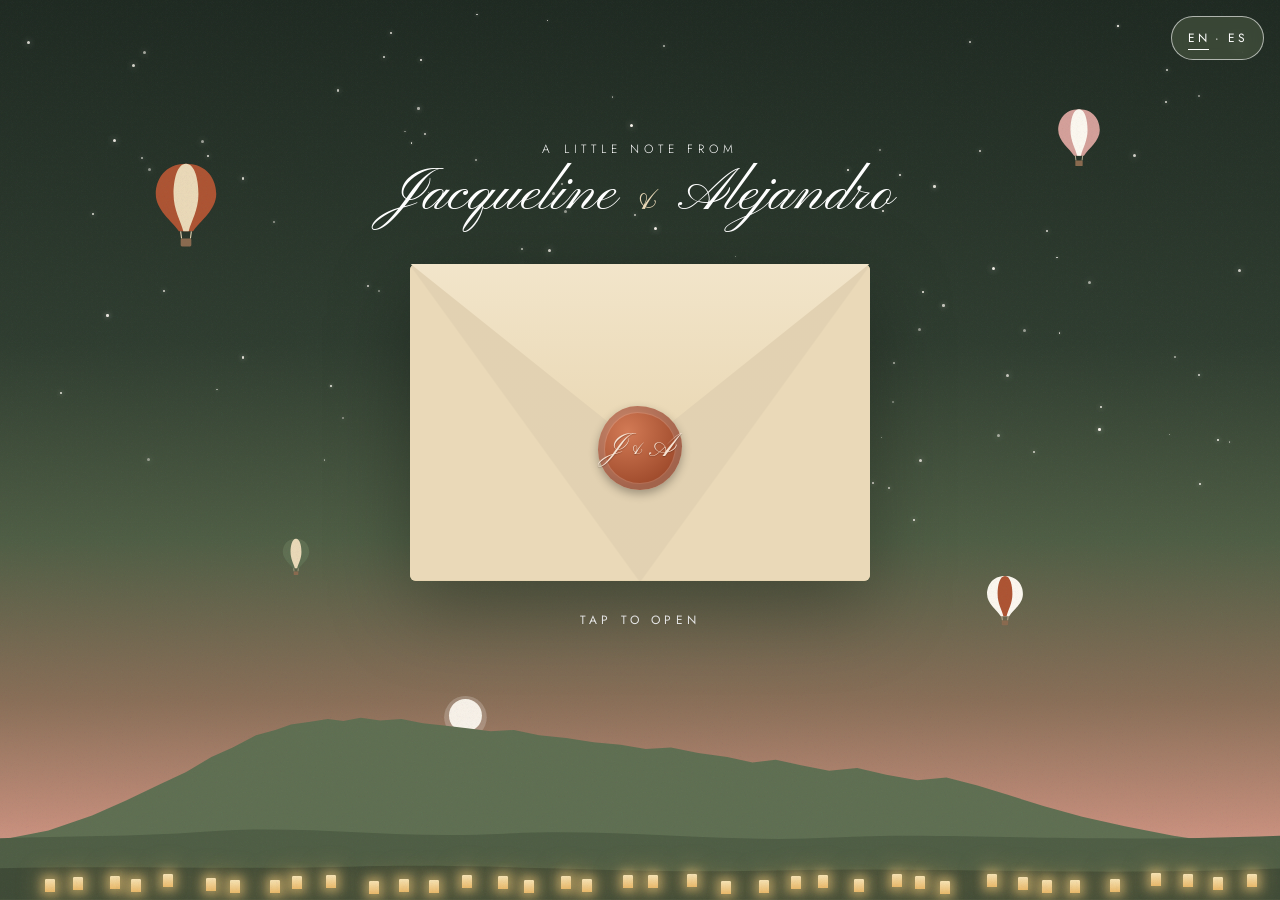
<file: index.html>
<!doctype html>
<html lang="en">
<head>
  <meta charset="utf-8">
  <meta name="viewport" content="width=device-width, initial-scale=1">
  <title>Jacqueline &amp; Alejandro · Save the Date</title>
  <meta name="description" content="Save the date! Jacqueline &amp; Alejandro are getting married on September 4, 2027 in Albuquerque, New Mexico.">
  <meta name="author" content="Alejandro Sandoval">
  <meta name="robots" content="noindex, nofollow">
  <meta name="theme-color" content="#1F2A22">

  <!-- Link preview (texts, iMessage, WhatsApp, Facebook, etc.) -->
  <meta property="og:type" content="website">
  <meta property="og:url" content="https://alejandrolovesjacqueline2027.wedding/">
  <meta property="og:title" content="Jacqueline &amp; Alejandro · Save the Date">
  <meta property="og:description" content="September 4, 2027 · Albuquerque, New Mexico. Formal invitation to follow.">
  <meta property="og:image" content="https://alejandrolovesjacqueline2027.wedding/images/preview.jpg">
  <meta property="og:image:width" content="1200">
  <meta property="og:image:height" content="630">
  <meta property="og:image:alt" content="Jacqueline and Alejandro, Save the Date, September 4, 2027">
  <meta name="twitter:card" content="summary_large_image">

  <link rel="icon" href="images/favicon.svg" type="image/svg+xml">
  <link rel="preconnect" href="https://fonts.googleapis.com">
  <link rel="preconnect" href="https://fonts.gstatic.com" crossorigin>
  <link href="https://fonts.googleapis.com/css2?family=Cormorant+Garamond:ital,wght@0,400;0,500;1,400&family=Jost:wght@300;400&family=Pinyon+Script&display=swap" rel="stylesheet">
  <link rel="stylesheet" href="styles.css">
</head>
<body>
  <button class="lang" id="lang" type="button" aria-label="Español / English">
    <span data-lang="en">EN</span> · <span data-lang="es">ES</span>
  </button>

  <!-- Evening sky over Albuquerque -->
  <div class="sky" aria-hidden="true"></div>
  <div class="stars" id="stars" aria-hidden="true"></div>
  <div class="shooting-star" aria-hidden="true"></div>

  <!-- Sandia Mountains at sunset, with a champagne moon rising over the crest -->
  <svg class="mountains" viewBox="120 90 1320 210" preserveAspectRatio="xMinYMax slice" aria-hidden="true"><circle cx="600" cy="112" r="22" fill="#FBF7EF" opacity=".22"/><circle cx="600" cy="110" r="17" fill="#FBF7EF" opacity=".95"/>
<path fill="#5F6F52" d="M0 258 L60 249.6 L120 238.4 L170 228.6 L215 213.2 L250 197.8 L285 181 L312 168.4 L338 153 L360 143.2 L384 130.6 L404 125 L420 119.4 L440 116.6 L458 113.8 L474 115.9 L492 112.4 L512 115.2 L534 113.8 L556 118 L580 120.8 L604 123.6 L626 126.4 L650 125 L676 130.6 L704 133.4 L732 137.6 L760 140.4 L786 144.6 L812 143.2 L840 148.8 L870 153 L896 158.6 L920 155.8 L946 161.4 L975 167 L1004 164.2 L1034 171.2 L1066 176.8 L1096 174 L1128 182.4 L1160 192.2 L1196 203.4 L1236 214.6 L1280 224.4 L1330 234.2 L1386 242.6 L1440 248.2 L1440 300 L0 300 Z"/>
<path fill="#4F5E45" d="M0 300 L0 244 C120 232 220 238 330 230 C440 222 520 238 640 232 C760 226 860 242 980 236 C1100 230 1220 242 1440 234 L1440 300 Z"/>
<path fill="#3F4B37" d="M0 300 L0 272 C180 262 320 270 480 266 C640 262 760 274 920 270 C1080 266 1240 276 1440 268 L1440 300 Z"/></svg>

  <!-- Balloon Fiesta -->
  <div class="balloons" aria-hidden="true">
<span class="b b1"><svg viewBox="-36 -42 72 98" aria-hidden="true"><path d="M0 -40 C24 -40 34 -22 34 -6 C34 12 16 24 8 36 L-8 36 C-16 24 -34 12 -34 -6 C-34 -22 -24 -40 0 -40 Z" fill="#AD5433"/><path d="M0 -40 C10 -40 14 -22 14 -6 C14 12 6 24 3 36 L-3 36 C-6 24 -14 12 -14 -6 C-14 -22 -10 -40 0 -40 Z" fill="#EAD9B8"/><path d="M-6 36 L-5 44 M6 36 L5 44" stroke="#EAD9B8" stroke-width="1.2"/><rect x="-6" y="44" width="12" height="9" rx="1.5" fill="#8A6A4F"/></svg></span>
<span class="b b2"><svg viewBox="-36 -42 72 98" aria-hidden="true"><path d="M0 -40 C24 -40 34 -22 34 -6 C34 12 16 24 8 36 L-8 36 C-16 24 -34 12 -34 -6 C-34 -22 -24 -40 0 -40 Z" fill="#D4A09A"/><path d="M0 -40 C10 -40 14 -22 14 -6 C14 12 6 24 3 36 L-3 36 C-6 24 -14 12 -14 -6 C-14 -22 -10 -40 0 -40 Z" fill="#FBF7EF"/><path d="M-6 36 L-5 44 M6 36 L5 44" stroke="#EAD9B8" stroke-width="1.2"/><rect x="-6" y="44" width="12" height="9" rx="1.5" fill="#8A6A4F"/></svg></span>
<span class="b b3"><svg viewBox="-36 -42 72 98" aria-hidden="true"><path d="M0 -40 C24 -40 34 -22 34 -6 C34 12 16 24 8 36 L-8 36 C-16 24 -34 12 -34 -6 C-34 -22 -24 -40 0 -40 Z" fill="#FBF7EF"/><path d="M0 -40 C10 -40 14 -22 14 -6 C14 12 6 24 3 36 L-3 36 C-6 24 -14 12 -14 -6 C-14 -22 -10 -40 0 -40 Z" fill="#AD5433"/><path d="M-6 36 L-5 44 M6 36 L5 44" stroke="#EAD9B8" stroke-width="1.2"/><rect x="-6" y="44" width="12" height="9" rx="1.5" fill="#8A6A4F"/></svg></span>
<span class="b b4"><svg viewBox="-36 -42 72 98" aria-hidden="true"><path d="M0 -40 C24 -40 34 -22 34 -6 C34 12 16 24 8 36 L-8 36 C-16 24 -34 12 -34 -6 C-34 -22 -24 -40 0 -40 Z" fill="#5F6F52"/><path d="M0 -40 C10 -40 14 -22 14 -6 C14 12 6 24 3 36 L-3 36 C-6 24 -14 12 -14 -6 C-14 -22 -10 -40 0 -40 Z" fill="#EAD9B8"/><path d="M-6 36 L-5 44 M6 36 L5 44" stroke="#EAD9B8" stroke-width="1.2"/><rect x="-6" y="44" width="12" height="9" rx="1.5" fill="#8A6A4F"/></svg></span>
</div>

  <!-- Luminarias glowing along the foothills -->
  <div class="luminarias" id="luminarias" aria-hidden="true"></div>

  <!-- Petals that burst out when the envelope opens -->
  <div class="petals" id="petals" aria-hidden="true"></div>

  <!-- Step 1: the sealed envelope -->
  <section class="scene" id="scene">
    <p class="scene__eyebrow" data-i18n="envelopeFor">A little note from</p>
    <p class="scene__names">Jacqueline <span>&amp;</span> Alejandro</p>

    <button class="env" id="env" type="button" aria-label="Open the envelope" data-i18n-label="openLabel">
      <span class="env__back"></span>
      <span class="env__letter">
        <span class="env__letter-eyebrow" data-i18n="saveTheDate">Save the Date</span>
        <span class="env__letter-names">J <em>&amp;</em> A</span>
        <span class="env__letter-date">09 · 04 · 2027</span>
      </span>
      <span class="env__pocket"></span>
      <span class="env__flap"></span>
      <span class="env__seal">J<em>&amp;</em>A</span>
    </button>

    <p class="scene__tap" data-i18n="tap">Tap to open</p>
  </section>

  <!-- Step 2: the save-the-date card -->
  <main class="card-wrap" id="card" hidden>
    <article class="card">
      <div class="card__frame">
        <p class="eyebrow" data-i18n="saveTheDate">Save the Date</p>

        <figure class="photo">
          <img src="images/us.jpg" width="896" height="1344" alt="Jacqueline and Alejandro in a garden" data-i18n-alt="photoAlt">
        </figure>

        <h1 class="names">Jacqueline <span>&amp;</span> Alejandro</h1>
        <p class="tagline" data-i18n="married">are getting married</p>

        <p class="date">
          <span class="date__side" data-i18n="weekday">Saturday</span>
          <span class="date__num">04</span>
          <span class="date__side" data-i18n="monthYear">Sept 2027</span>
        </p>
        <p class="place" data-i18n="place">Albuquerque, New Mexico</p>

        <svg class="divider" viewBox="0 0 120 36" aria-hidden="true">
          <circle cx="82" cy="7" r="3.5" fill="currentColor" class="divider__moon"/>
          <path d="M2 32 L16 26 L26 16 L34 9 L42 6 L50 7 L60 10 L72 13 L84 17 L96 22 L108 27 L118 32" fill="none" stroke="currentColor" stroke-width="1.6" stroke-linejoin="round" stroke-linecap="round"/>
        </svg>

        <p class="label" data-i18n="countdownTitle">Counting down the days</p>
        <div class="countdown" id="countdown" role="timer" aria-live="off">
          <div><span id="cd-days">–</span><small data-i18n="days">Days</small></div>
          <div><span id="cd-hours">–</span><small data-i18n="hours">Hours</small></div>
          <div><span id="cd-mins">–</span><small data-i18n="mins">Min</small></div>
          <div><span id="cd-secs">–</span><small data-i18n="secs">Sec</small></div>
        </div>
        <p class="countdown-done" id="countdown-done" data-i18n="today" hidden>Today's the day!</p>

        <p class="label" data-i18n="calendarTitle">Add it to your calendar</p>
        <div class="buttons">
          <a class="btn btn--fill" id="cal-google" target="_blank" rel="noopener">Google</a>
          <a class="btn" id="cal-apple" href="save-the-date.ics" download>Apple</a>
          <a class="btn" id="cal-outlook" target="_blank" rel="noopener">Outlook</a>
        </div>

        <section class="travel" aria-labelledby="travel-title">
          <p class="label" id="travel-title" data-i18n="travelTitle">Traveling in?</p>
          <p class="travel__text"><strong data-i18n="laborDay">It's Labor Day weekend.</strong> <span data-i18n="travelText">Flights and hotels fill up fast, so book early.</span></p>
        </section>

        <p class="formal" data-i18n="formal">Formal invitation to follow</p>

        <section class="address" id="address" aria-labelledby="address-title" hidden>
          <p class="label" id="address-title" data-i18n="addressTitle">Where should we mail it?</p>
          <p class="address__intro" data-i18n="addressIntro">Share your mailing address so your invitation finds you.</p>
          <button class="btn btn--fill" id="address-open" type="button" aria-expanded="false" aria-controls="address-form" data-i18n="addressOpen">Share my address</button>

          <form class="address__form" id="address-form" novalidate hidden>
            <div class="field">
              <label for="f-name" data-i18n="fName">Name(s) for the envelope</label>
              <input id="f-name" name="name" autocomplete="name" required aria-describedby="f-name-err">
              <small id="f-name-err" class="error" hidden></small>
            </div>
            <div class="field">
              <label for="f-line1" data-i18n="fLine1">Street address</label>
              <input id="f-line1" name="line1" autocomplete="street-address" required aria-describedby="f-line1-hint f-line1-err">
              <small id="f-line1-hint" class="hint" data-i18n="fLine1Hint">Include your apt or unit number, if you have one</small>
              <small id="f-line1-err" class="error" hidden></small>
            </div>
            <div class="field-row">
              <div class="field">
                <label for="f-city" data-i18n="fCity">City</label>
                <input id="f-city" name="city" autocomplete="address-level2" required aria-describedby="f-city-err">
                <small id="f-city-err" class="error" hidden></small>
              </div>
              <div class="field field--short">
                <label for="f-state" data-i18n="fState">State</label>
                <input id="f-state" name="state" autocomplete="address-level1" required aria-describedby="f-state-err">
                <small id="f-state-err" class="error" hidden></small>
              </div>
              <div class="field field--short">
                <label for="f-zip" data-i18n="fZip">ZIP</label>
                <input id="f-zip" name="zip" autocomplete="postal-code" inputmode="numeric" required aria-describedby="f-zip-err">
                <small id="f-zip-err" class="error" hidden></small>
              </div>
            </div>
            <button class="btn btn--fill btn--wide" id="address-submit" type="submit" data-i18n="fSubmit">Send my address</button>
            <p class="form-status" id="address-status" role="status" aria-live="polite"></p>
          </form>

          <p class="address__thanks" id="address-thanks" tabindex="-1" hidden data-i18n="fThanks">Thank you! Your invitation will find its way to you.</p>
        </section>
      </div>
    </article>

    <button class="replay" id="replay" type="button">
      <svg viewBox="0 0 24 24" fill="none" stroke="currentColor" stroke-width="2" stroke-linecap="round" stroke-linejoin="round" aria-hidden="true"><path d="M3 12a9 9 0 1 0 3-6.7"/><path d="M3 4v5h5"/></svg>
      <span data-i18n="replay">Open the envelope again</span>
    </button>

    <p class="credit" data-i18n="credit">Designed with love by Alejandro Sandoval</p>
  </main>


  <script src="script.js"></script>
</body>
</html>
</file>
<file: styles.css>
:root {
  --sage: #8A9A7B;
  --sage-dark: #5F6F52;
  --sage-bg: #66765A;
  --terracotta: #AD5433;
  --terracotta-light: #D27A55;
  --rose: #D4A09A;
  --champagne: #EAD9B8;
  --champagne-dark: #DCC79F;
  --ivory: #FBF7EF;
  --ink: #3E3A34;

  --script: 'Pinyon Script', cursive;
  --serif: 'Cormorant Garamond', Georgia, serif;
  --sans: 'Jost', 'Helvetica Neue', Arial, sans-serif;
}

* { box-sizing: border-box; margin: 0; }

html { -webkit-text-size-adjust: 100%; background: #3F4B37; }

body {
  position: relative;
  min-height: 100vh;
  min-height: 100svh;
  background: #3F4B37;
  color: var(--ink);
  font-family: var(--serif);
  text-align: center;
  overflow-x: hidden;
}

/* Subtle paper grain over everything */
body::before {
  content: "";
  position: fixed;
  inset: 0;
  pointer-events: none;
  z-index: 1;
  background: url("data:image/svg+xml,%3Csvg xmlns='http://www.w3.org/2000/svg' width='200' height='200'%3E%3Cfilter id='n'%3E%3CfeTurbulence baseFrequency='.8'/%3E%3C/filter%3E%3Crect width='200' height='200' filter='url(%23n)' opacity='.07'/%3E%3C/svg%3E");
}

button { font: inherit; color: inherit; background: none; border: 0; cursor: pointer; }

/* ---------- Language toggle ---------- */
.lang {
  position: absolute;
  top: 16px;
  right: 16px;
  z-index: 20;
  font-family: var(--sans);
  font-size: 12px;
  letter-spacing: .2em;
  color: #fff;
  border: 1px solid rgba(255,255,255,.6);
  border-radius: 99px;
  min-height: 44px;
  padding: 8px 16px;
  background: rgba(79,94,69,.55);
  backdrop-filter: blur(6px);
}
.lang span { padding-bottom: 2px; border-bottom: 1px solid transparent; }
.lang span.active { font-weight: 400; border-bottom-color: #fff; }

/* ---------- Sunset sky, Sandia Mountains, balloons ---------- */
:root { --mtn-h: max(140px, 100vw * 210 / 1320); } /* matches the drawing's shape so the ridge and moon are never cropped */

/* Night falling over Albuquerque: deep sage-black overhead, with the last
   terracotta and dusty-rose glow at the horizon. Text sits in the dark upper
   part of the screen, where white stays well above 4.5:1. */
.sky {
  position: fixed;
  inset: 0;
  z-index: 0;
  pointer-events: none;
  background: linear-gradient(to bottom,
    #1F2A22 0%, #2F3D30 38%, #4F5E45 60%, #8A6F58 78%, #C68F7C 92%, #DDA99B 100%);
}

/* Stars (placed by script.js) twinkle in the dark part of the sky */
.stars { position: fixed; inset: 0; z-index: 0; pointer-events: none; }
.stars i {
  position: absolute;
  width: var(--s);
  height: var(--s);
  border-radius: 50%;
  background: var(--ivory);
  box-shadow: 0 0 calc(var(--s) * 2) rgba(251,247,239,.65);
  animation: twinkle 3.6s ease-in-out infinite;
}
@keyframes twinkle { 50% { opacity: .2; } }

/* A shooting star crosses the sky every so often */
.shooting-star {
  position: fixed;
  left: 8%;
  top: 12%;
  width: 90px;
  height: 1.5px;
  border-radius: 2px;
  background: linear-gradient(90deg, rgba(251,247,239,0), var(--ivory));
  z-index: 0;
  pointer-events: none;
  opacity: 0;
  animation: shoot 11s ease-in 3s infinite;
}
@keyframes shoot {
  0%   { opacity: 0; transform: translate(0, 0) rotate(18deg); }
  2%   { opacity: .9; }
  9%   { opacity: 0; transform: translate(34vw, 11vw) rotate(18deg); }
  100% { opacity: 0; transform: translate(34vw, 11vw) rotate(18deg); }
}

/* Luminarias (placed by script.js) along the foothills */
.luminarias { position: fixed; left: 0; right: 0; bottom: 0; height: 48px; z-index: 0; pointer-events: none; }
.luminarias b {
  position: absolute;
  width: 7px;
  height: 9px;
  border-radius: 1px 1px 0 0;
  background: linear-gradient(#F6E3B4, #E9B96A);
  box-shadow: 0 0 10px 4px rgba(242,201,121,.5), 0 0 22px 8px rgba(233,185,106,.25);
  animation: flicker 2.8s ease-in-out infinite;
}
@keyframes flicker { 50% { opacity: .78; } }
@media (min-width: 900px) { .luminarias b { width: 10px; height: 13px; } }

/* Petals (created by script.js when the envelope opens) */
.petals { position: fixed; inset: 0; z-index: 5; pointer-events: none; overflow: hidden; }
.petals i {
  position: absolute;
  width: 11px;
  height: 16px;
  border-radius: 80% 10% 80% 10%;
  box-shadow: 0 1px 2px rgba(0,0,0,.15);
  will-change: transform, opacity;
}

.mountains {
  position: fixed;
  left: 0;
  bottom: 0;
  width: 100%;
  height: var(--mtn-h);
  z-index: 0;
  pointer-events: none;
}

.balloons { position: fixed; inset: 0; z-index: 0; pointer-events: none; }
.b { position: absolute; display: block; animation: float 7s ease-in-out infinite; }
.b svg { display: block; width: 100%; height: auto; }
.b1 { width: 34px; left: 18px; top: 74px; }
.b2 { width: 24px; right: 26px; top: 128px; animation-delay: -2s; }
.b3 { width: 22px; right: 40px; bottom: calc(var(--mtn-h) + 24px); animation-delay: -4s; }
.b4 { width: 16px; left: 34px; bottom: calc(var(--mtn-h) + 60px); animation-delay: -1s; }
@media (min-width: 900px) {
  .b1 { width: 64px; left: 12vw; top: 18vh; }
  .b2 { width: 44px; right: 14vw; top: 12vh; }
  .b3 { width: 38px; right: 20vw; bottom: calc(var(--mtn-h) + 70px); }
  .b4 { width: 28px; left: 22vw; bottom: calc(var(--mtn-h) + 120px); }
}
@keyframes float { 50% { transform: translateY(-10px); } }

/* ---------- Step 1: envelope scene ---------- */
.scene {
  position: relative;
  z-index: 1;
  min-height: 100vh;
  min-height: 100svh;
  display: flex;
  flex-direction: column;
  align-items: center;
  justify-content: center;
  padding: 72px 16px var(--mtn-h);
  transition: opacity .7s ease, transform .7s ease;
}
.scene__eyebrow {
  font-family: var(--sans);
  font-weight: 300;
  font-size: 12px;
  letter-spacing: .4em;
  text-transform: uppercase;
  color: #fff;
}
.scene__names {
  font-family: var(--script);
  font-size: clamp(40px, 8vw, 60px);
  color: #fff;
  margin: 4px 0 36px;
  line-height: 1.1;
}
.scene__names span { color: var(--champagne); font-size: .7em; }
.scene__tap {
  margin-top: 30px;
  font-family: var(--sans);
  font-size: 12px;
  letter-spacing: .35em;
  text-transform: uppercase;
  color: #fff;
  animation: pulse 2.2s ease-in-out infinite;
}
@keyframes pulse { 50% { opacity: .45; } }

.env {
  position: relative;
  display: block;
  width: min(460px, 88vw, 55vh);
  aspect-ratio: 1.45;
  perspective: 1200px;
  filter: drop-shadow(0 26px 40px rgba(0,0,0,.28));
  transition: transform .3s ease;
}
.env:hover { transform: translateY(-4px); }
.env:focus-visible { outline: 2px solid #fff; outline-offset: 8px; border-radius: 6px; }

.env > span { position: absolute; display: block; }

.env__back {
  inset: 0;
  background: var(--champagne-dark);
  border-radius: 6px;
}

.env__letter {
  left: 6%;
  right: 6%;
  top: 6%;
  bottom: 5%;
  z-index: 2;
  background: var(--ivory);
  border-radius: 3px;
  display: flex !important;
  flex-direction: column;
  align-items: center;
  justify-content: flex-start;
  padding-top: 8%;
  box-shadow: 0 2px 6px rgba(0,0,0,.08);
  transition: transform 1s cubic-bezier(.3,.7,.2,1) .75s;
}
.env__letter-eyebrow {
  font-family: var(--sans);
  font-size: clamp(9px, 2.2vw, 11px);
  letter-spacing: .4em;
  text-transform: uppercase;
  color: var(--terracotta);
}
.env__letter-names {
  font-family: var(--script);
  font-size: clamp(34px, 9vw, 48px);
  color: var(--sage-dark);
  line-height: 1.2;
}
.env__letter-names em { color: var(--terracotta); font-style: normal; font-size: .7em; }
.env__letter-date {
  font-size: clamp(14px, 3.4vw, 17px);
  letter-spacing: .15em;
  color: var(--terracotta);
}

.env__pocket {
  inset: 0;
  z-index: 3;
  border-radius: 6px;
  background:
    linear-gradient(to top right, transparent 49.6%, rgba(0,0,0,.035) 50%) left / 50% 100% no-repeat,
    linear-gradient(to top left, transparent 49.6%, rgba(0,0,0,.035) 50%) right / 50% 100% no-repeat,
    var(--champagne);
  clip-path: polygon(0 0, 50% 54%, 100% 0, 100% 100%, 0 100%);
}

.env__flap {
  left: 0;
  right: 0;
  top: 0;
  height: 58%;
  z-index: 4;
  background: linear-gradient(to bottom, #F2E5CA, #E9D7B3);
  clip-path: polygon(0 0, 100% 0, 50% 100%);
  transform-origin: top center;
  transition: transform .75s cubic-bezier(.5,0,.3,1) .25s, z-index 0s linear .6s;
}

.env__seal {
  left: 50%;
  top: 58%;
  z-index: 5;
  width: clamp(64px, 17vw, 84px);
  aspect-ratio: 1;
  transform: translate(-50%, -50%);
  border-radius: 47% 53% 50% 50% / 52% 48% 52% 48%;
  background: radial-gradient(circle at 35% 30%, var(--terracotta-light), #9E4A2B 72%);
  box-shadow: 0 4px 10px rgba(0,0,0,.3), inset 0 0 0 6px rgba(0,0,0,.08), inset 0 0 0 7px rgba(255,255,255,.18);
  display: flex !important;
  align-items: center;
  justify-content: center;
  gap: .08em;
  white-space: nowrap;
  font-family: var(--script);
  font-size: clamp(24px, 6.5vw, 32px);
  line-height: 1;
  color: #F7E3D3;
  text-shadow: 0 1px 1px rgba(0,0,0,.25);
  transition: transform .35s ease, opacity .35s ease;
}
.env__seal em { font-style: normal; font-size: .75em; }

/* Opening sequence */
.scene.opening .env { transform: none; }
.scene.opening .env__seal { transform: translate(-50%, -50%) scale(1.25); opacity: 0; }
.scene.opening .env__flap { transform: rotateX(180deg); z-index: 1; }
.scene.opening .env__letter { transform: translateY(-58%); }
.scene__eyebrow, .scene__names { transition: opacity .4s ease; }
.scene.opening .scene__tap,
.scene.opening .scene__eyebrow,
.scene.opening .scene__names { animation: none; opacity: 0; }
.scene.leaving { opacity: 0; transform: translateY(40px) scale(.96); }

/* ---------- Step 2: the card ---------- */
.card-wrap {
  position: relative;
  z-index: 1;
  padding: 72px 16px calc(var(--mtn-h) + 8px);
}
.card-wrap.show { animation: rise 1s cubic-bezier(.2,.7,.2,1) both; }
@keyframes rise {
  from { opacity: 0; transform: translateY(60px); }
  to   { opacity: 1; transform: none; }
}

.card {
  width: min(500px, 100%);
  margin: 0 auto;
  background: var(--ivory);
  padding: 30px 24px;
  box-shadow: 0 30px 60px rgba(0,0,0,.25);
  /* Deckled / scalloped top and bottom edges */
  -webkit-mask:
    radial-gradient(circle 5px at 50% 0, transparent 98%, #000) 0 0 / 10px 51% repeat-x,
    radial-gradient(circle 5px at 50% 100%, transparent 98%, #000) 0 100% / 10px 51% repeat-x;
          mask:
    radial-gradient(circle 5px at 50% 0, transparent 98%, #000) 0 0 / 10px 51% repeat-x,
    radial-gradient(circle 5px at 50% 100%, transparent 98%, #000) 0 100% / 10px 51% repeat-x;
}
.card__frame {
  border: 1px solid var(--sage);
  outline: 1px solid var(--rose);
  outline-offset: -7px;
  padding: 34px 18px 36px;
}

.eyebrow, .label {
  font-family: var(--sans);
  font-weight: 300;
  font-size: 12px;
  letter-spacing: .42em;
  text-transform: uppercase;
  color: var(--terracotta);
}

.photo {
  width: 80%;
  margin: 22px auto 26px;
  aspect-ratio: 4 / 5;
  overflow: hidden;
  border-radius: 4px;
  border: 6px solid #fff;
  box-shadow: 0 10px 24px rgba(0,0,0,.16);
  transform: rotate(-1.5deg);
}
.photo img { width: 100%; height: 100%; object-fit: cover; object-position: 50% 18%; display: block; }

.names {
  font-family: var(--script);
  font-weight: 400;
  font-size: clamp(46px, 12vw, 64px);
  line-height: 1.1;
  color: var(--sage-dark);
}
.names span { color: var(--terracotta); font-size: .62em; }

/* A band of gold sweeps across the names every few seconds */
@supports ((-webkit-background-clip: text) or (background-clip: text)) {
  .names {
    padding: 0 .12em .14em;
    margin-bottom: -.14em;
    background: linear-gradient(100deg,
      var(--sage-dark) 0%, var(--sage-dark) 46%, #B99A5B 48.5%, #E8D3A0 50%, #B99A5B 51.5%, var(--sage-dark) 54%, var(--sage-dark) 100%)
      100% 0 / 300% 100% no-repeat;
    -webkit-background-clip: text;
            background-clip: text;
    -webkit-text-fill-color: transparent;
    animation: shimmer 7s ease-in-out 1.2s infinite;
  }
  .names span { -webkit-text-fill-color: var(--terracotta); }
}
@keyframes shimmer {
  0%   { background-position: 100% 0; }
  45%  { background-position: 0 0; }
  100% { background-position: 0 0; }
}

.tagline { font-style: italic; font-size: 21px; margin-top: 2px; }

.date {
  display: flex;
  justify-content: center;
  align-items: center;
  gap: 16px;
  margin: 24px 0 6px;
}
.date__side {
  font-family: var(--sans);
  font-weight: 300;
  font-size: 12px;
  letter-spacing: .28em;
  text-transform: uppercase;
  color: var(--sage-dark);
  border-top: 1px solid var(--sage);
  border-bottom: 1px solid var(--sage);
  padding: 8px 2px;
  min-width: 96px;
}
.date__num { font-size: 56px; line-height: 1; color: var(--terracotta); }

.place { font-size: 21px; letter-spacing: .06em; }

.divider { display: block; width: 96px; margin: 28px auto 22px; color: var(--sage); }
.divider__moon { color: var(--terracotta); }

.countdown {
  display: flex;
  justify-content: center;
  gap: clamp(6px, 2vw, 10px);
  margin: 14px 0 32px;
  perspective: 400px;
}
/* Flip-clock tiles */
.countdown div {
  flex: 1 1 0;
  min-width: 0;
  max-width: 68px;
  position: relative;
  padding: 10px 2px 8px;
  border-radius: 8px;
  background: linear-gradient(var(--sage-dark) 0 49%, #4F5E45 51% 100%);
  box-shadow: 0 4px 10px rgba(0,0,0,.18);
  color: var(--champagne);
}
.countdown div::after {
  content: "";
  position: absolute;
  left: 0;
  right: 0;
  top: calc(50% - 9px);
  height: 1px;
  background: rgba(0,0,0,.22);
}
.countdown span {
  display: block;
  font-size: clamp(28px, 8.4vw, 36px);
  line-height: 1;
  color: var(--ivory);
  font-variant-numeric: tabular-nums;
  transform-origin: 50% 60%;
  backface-visibility: hidden;
}
.countdown span.flip { animation: flip .45s cubic-bezier(.3,.7,.3,1); }
@keyframes flip {
  0%   { transform: rotateX(-88deg); opacity: .2; }
  100% { transform: rotateX(0); opacity: 1; }
}
.countdown small {
  display: block;
  margin-top: 6px;
  font-family: var(--sans);
  font-size: 10px;
  letter-spacing: .25em;
  text-transform: uppercase;
}
.countdown-done { font-family: var(--script); font-size: 40px; color: var(--terracotta); margin: 10px 0 28px; }

.buttons { display: flex; flex-wrap: wrap; justify-content: center; gap: 10px; margin-top: 14px; }
.btn {
  font-family: var(--sans);
  font-size: 12px;
  letter-spacing: .2em;
  text-transform: uppercase;
  text-decoration: none;
  color: var(--terracotta);
  border: 1px solid var(--terracotta);
  border-radius: 99px;
  display: inline-flex;
  align-items: center;
  justify-content: center;
  min-height: 44px;
  padding: 12px 18px;
  min-width: 104px;
  transition: background .2s, color .2s;
}
.btn:hover, .btn--fill { background: var(--terracotta); color: #fff; }
.btn--fill:hover { background: #924526; }

.formal { font-style: italic; font-size: 20px; color: var(--sage-dark); margin-top: 34px; }
.formal::before {
  content: "";
  display: block;
  width: 56px;
  height: 1px;
  background: var(--rose);
  margin: 0 auto 22px;
}

.replay {
  margin-top: 26px;
  font-family: var(--sans);
  font-size: 12px;
  letter-spacing: .2em;
  background: rgba(63,75,55,.85);
  border-radius: 99px;
  color: #fff;
  text-decoration: underline;
  text-underline-offset: 4px;
  display: inline-flex;
  align-items: center;
  gap: 8px;
  min-height: 44px;
  padding: 8px 18px;
}
.replay svg { width: 14px; height: 14px; flex: none; }

/* Keyboard focus */
.lang:focus-visible, .replay:focus-visible { outline: 2px solid #fff; outline-offset: 3px; }
.btn:focus-visible { outline: 2px solid var(--terracotta); outline-offset: 3px; }

.credit {
  display: table;
  margin: 10px auto 0;
  padding: 6px 14px;
  background: rgba(63,75,55,.85);
  border-radius: 99px;
  font-family: var(--sans);
  font-weight: 300;
  font-size: 12px;
  letter-spacing: .15em;
  color: #fff;
}

[hidden] { display: none !important; }

@media (prefers-reduced-motion: reduce) {
  *, *::before, *::after { animation: none !important; transition: none !important; }
}

/* ---------- Travel note ---------- */
.travel { margin: 34px auto 0; max-width: 360px; }
.travel__text { font-size: 19px; line-height: 1.45; margin-top: 12px; }
.travel__text strong { font-weight: 500; color: var(--terracotta); }

/* ---------- Mailing-address form ---------- */
.address { margin-top: 30px; }
.address__intro { font-size: 19px; line-height: 1.45; margin: 10px auto 18px; max-width: 340px; }
.address__form { text-align: left; margin-top: 22px; }
.field { display: flex; flex-direction: column; gap: 6px; margin-bottom: 16px; min-width: 0; }
.field label {
  font-family: var(--sans);
  font-size: 12px;
  letter-spacing: .12em;
  text-transform: uppercase;
  color: var(--sage-dark);
}
.field input {
  font: 16px/1.3 var(--sans);
  color: var(--ink);
  background: #fff;
  border: 1px solid var(--sage);
  border-radius: 8px;
  padding: 12px 12px;
  min-height: 46px;
  width: 100%;
  transition: border-color .2s, box-shadow .2s;
}
.field input:focus { outline: none; border-color: var(--terracotta); box-shadow: 0 0 0 3px rgba(173,84,51,.18); }
.field input[aria-invalid="true"] { border-color: #A3341C; }
.field .hint { font-family: var(--sans); font-size: 12px; color: #6B665E; }
.field .error { font-family: var(--sans); font-size: 13px; color: #A3341C; }
.field-row { display: grid; grid-template-columns: 1fr; gap: 0 12px; }
@media (min-width: 420px) { .field-row { grid-template-columns: 1.6fr 1fr 1fr; } }
.btn--wide { width: 100%; margin-top: 6px; cursor: pointer; font-size: 13px; }
.btn--wide:disabled { opacity: .7; cursor: progress; }
.form-status { font-family: var(--sans); font-size: 14px; color: #A3341C; margin-top: 10px; text-align: center; }
.address__thanks {
  font-family: var(--script);
  font-size: 30px;
  line-height: 1.3;
  color: var(--sage-dark);
  margin-top: 14px;
}
.address__thanks:focus { outline: none; }
button.btn { cursor: pointer; font-family: var(--sans); }
</file>
